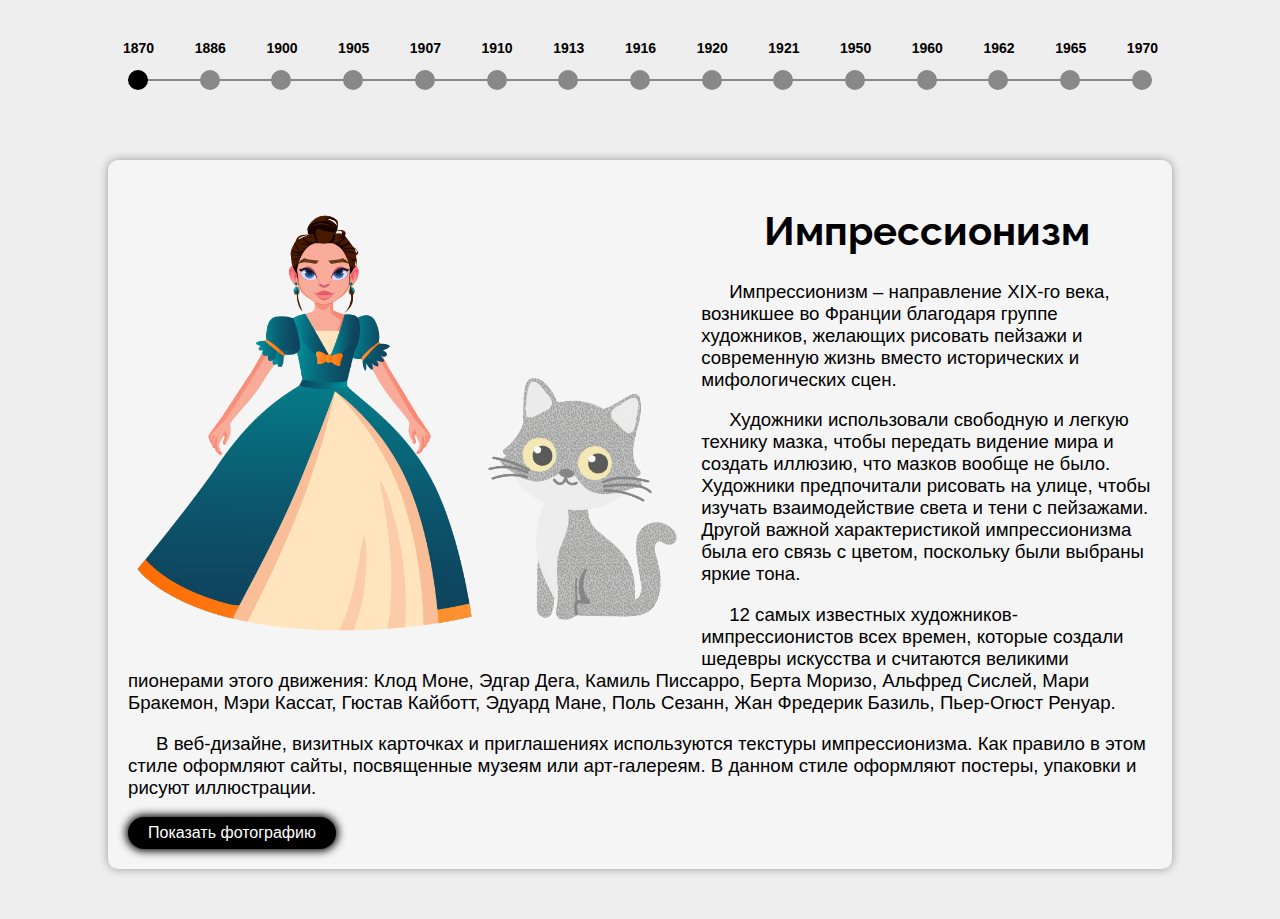
<file: index.html>
<!DOCTYPE html>
<html>
<head>
	<link rel="Icon" href="img\icon.png">
	<title>Сравнительная визуализация стилей в графическом дизайне</title>
	<meta charset="utf-8">
	<link rel="stylesheet" type="text/css" href="style.css">
	<link href="https://fonts.googleapis.com/css2?family=Raleway:wght@500&display=swap" rel="stylesheet"> </head>
<body>
	<div class="timeline">
		<div class="dot" id="event-1" data-year="1870"></div> <!-- data-атрибут для хранения года -->
		<div class="dot" id="event-2" data-year="1886"></div>
		<div class="dot" id="event-3" data-year="1900"></div>
		<div class="dot" id="event-4" data-year="1905"></div>
		<div class="dot" id="event-5" data-year="1907"></div>
		<div class="dot" id="event-6" data-year="1910"></div>
		<div class="dot" id="event-7" data-year="1913"></div>
		<div class="dot" id="event-8" data-year="1916"></div>
		<div class="dot" id="event-9" data-year="1920"></div>
		<div class="dot" id="event-10" data-year="1921"></div>
		<div class="dot" id="event-11" data-year="1950"></div>
		<div class="dot" id="event-12" data-year="1960"></div>
		<div class="dot" id="event-13" data-year="1962"></div>
		<div class="dot" id="event-14" data-year="1965"></div>
		<div class="dot" id="event-15" data-year="1970"></div>
	</div>
	<div class="events">
		<div class="event" id="event-1"> 
			<div class="image-container">
				<img src="img\impressionism.png" alt="Импрессионизм">
			</div>
			<h1>Импрессионизм</h1>
			<p>Импрессионизм – направление XIX-го века, возникшее во Франции благодаря группе художников, 
			желающих рисовать пейзажи и современную жизнь вместо исторических и мифологических сцен.</p>
			<p>Художники использовали свободную и легкую технику мазка, чтобы передать видение мира и создать иллюзию, что мазков вообще не было. 
			Художники предпочитали рисовать на улице, чтобы изучать взаимодействие света и тени с пейзажами. 
			Другой важной характеристикой импрессионизма была его связь с цветом, поскольку были выбраны яркие тона.</p>
			<p>12 самых известных художников-импрессионистов всех времен, которые создали шедевры искусства и считаются великими пионерами этого движения: 
			Клод Моне, Эдгар Дега, Камиль Писсарро, Берта Моризо, Альфред Сислей, Мари Бракемон, Мэри Кассат, Гюстав Кайботт, Эдуард Мане, Поль Сезанн, 
			Жан Фредерик Базиль, Пьер-Огюст Ренуар.</p>
			<p>В веб-дизайне, визитных карточках и приглашениях используются текстуры импрессионизма. Как правило в этом стиле оформляют сайты, посвященные музеям или арт-галереям.
			В данном стиле оформляют постеры, упаковки и рисуют иллюстрации.</p>
			<button class="button">Показать фотографию</button>
			<div class="overlay">
				<img src="img\collage1.jpg" alt="Импрессионизм">
			</div>
		</div>
		<div class="event" id="event-2">
			<div class="image-container">
				<img src="img\pointillism.png" alt="Пуантилизм">
			</div>
			<h1>Пуантилизм</h1>
			<p>Пуантилизм – это стиль, в котором крошечные цветные точки располагаются близко друг к другу на холсте для создания изображения. 
			Термин был впервые использован искусствоведом Феликсом Фенеоном в 1886 году для описания работ Жоржа Сера.</p>
			<p>В картинах пуантилистов цвета оптически смешиваются зрителем, который может мысленно создавать новые тоновые оттенки из точек несмешанных цветов на холсте. 
			При рассмотрении произведения искусства в целом, глаз воспринимает цветовую гамму, которой на самом деле физически не существует на картине.</p>
			<p>Вот некоторые художники пуантилизма: Жорж Сёра, Пол Синьяк, Камиль Писсарро, Шарль Ангран, Анри Эдмон Кросс, Максимилиан Люс, Теодор ванн Рейссельберге. 
			В своей живописи пользовались техникой пуантилизма: Винсент ван Гог, Пабло Пикассо, Джованни Сегантини.</p>
			<p>Многие дизайнеры используют точечный стиль пуантилизма, чтобы создавать яркие и запоминающиеся дизайны для своих клиентов. 
			Он используется для создания рекламных баннеров, плакатов, дизайнов упаковки и книжных иллюстраций.</p>
			<button class="button">Показать фотографию</button>
			<div class="overlay">
				<img src="img\collage2.jpg" alt="Пуантилизм">
			</div>
		</div>
		<div class="event" id="event-3">
			<div class="image-container">
				<img src="img\art_nouveau.png" alt="Ар-нуво">
			</div>
			<h1>Ар-нуво</h1>
			<p>Ар-нуво – художественное направление в искусстве, известное в Западной Европе и США примерно с 1890-го по 1920-й годы.</p>
			<p>Особенности ар-нуво: отказ от прямых линий в пользу природных, контрастные цветовые сочетания, обилие орнаментов и внимание к растительным мотивам. 
			Фигуры плоские, как на плакатах и витражах. Стиль дизайна причудлив, романтичен и высокотехничен.</p>
			<p>В сюжетах ар-нуво: женщина олицетворяет богиню, действия – словно декорация или застывшая театральная сцена, которые основаны на мифах и легендах, 
			романтических и загадочных историях и фантазиях. Второстепенные детали картин тоже имеют значение: узор из бутонов – символ новой жизни.</p>
			<p>Художники стиля ар-нуво: Густав Климт, Альфонс Муха, Обри Бердслей, Люсьен Леви-Дюрмэ, Фердинанд Ходлер, Ян Тороп, Франц фон Штук, Макс Курцвайль, Уильям Моррис, Морис Дени.</p>
			<p>Ар-нуво используется в графическом дизайне логотипов, афиш, плакатов, книжных обложек, упаковки и других типов графических продуктов.</p>
			<button class="button">Показать фотографию</button>
			<div class="overlay">
				<img src="img\collage3.jpg" alt="Ар-нуво">
			</div>
		</div>
		<div class="event" id="event-4">
			<div class="image-container">	
				<img src="img\expressionism.png" alt="Экспрессионизм">
			</div>
			<h1>Экспрессионизм</h1>
			<p>Экспрессионизм – художественное движение начала XX-го века. Экспрессионисты создавали произведения искусства, основанные на сильных внутренних эмоциях, 
			вызванных массовой урбанизацией и Первой мировой войной. Движение процветало с 1905-го по 1920-й годы.</p>
			<p>Развитие технологий и городской жизни вызвали у людей чувство изоляции и отстраненности от природы. 
			Художники выражали эти яркие эмоции с помощью усиленного использования цвета, зазубренных углов, уплощенных форм и сильно искаженных видов.</p>
			<p>Основной характеристикой экспрессионизма были закрученные и раскачивающиеся мазки кисти, которые выражали эмоциональное состояние художников.</p>
			<p>Художники, работавшие в экспрессионистском стиле: Эдвард Мунк, Эгон Шиле, Оскар Кокошка, Василий Кандинский, Франц Марк, Эрнст Людвиг Кирхнер, Винсент ван Гог и Анри Матисс.</p>
			<p>Экспрессионизм используется при создании логотипов, веб-дизайна, иллюстраций, упаковок, плакатов и обложек книг. 
			Музыканты часто используют визуальную драму экспрессионизма для обложек своих альбомов.</p>
			<button class="button">Показать фотографию</button>
			<div class="overlay">
				<img src="img\collage4.jpg" alt="Экспрессионизм">
			</div>
		</div>
		<div class="event" id="event-5">
			<div class="image-container">
				<img src="img\cubism.png" alt="Кубизм">
			</div>
			<h1>Кубизм</h1>
			<p>Кубизм – это художественное движение, возникшее в результате сотрудничества Пабло Пикассо и Жоржа Брака во Франции на рубеже XX-го века. 
			Опираясь на геометрическую абстракцию движения фовизма, кубизм нарушил многие правила традиционных западных художественных стилей. </p>
			<p>Получив свое название от латинского слова, обозначающего куб, кубизм разбивает изображения и объекты на фрагменты квадратов, конусов, сфер, 
			пирамид и других геометрических фигур. Это был радикальный отход от традиционных западных стилей живописи, так как он пытался изобразить несколько измерений пространства на двухмерном холсте. 
			Картины кубистов характеризуются, яркими цветами и перекрывающимися плоскостями, а позже и мультимедийными коллажами.</p>
			<p>Представители кубизма: Пабло Пикассо и Жорж Брак, а также Жан Метцингер, Альберт Глейз, Роберт Делоне, Анри Ле Фоконье, Хуан Грис и Фернан Леже.</p>
			<p>Стиль кубизма используется в логотипах, плакатах и иллюстрациях. Также на обложках музыкальных афиш и журналов кубизм трансформирует лица. 
			И в принципе этот стиль используется в рекламных продукциях.</p>
			<button class="button">Показать фотографию</button>
			<div class="overlay">
				<img src="img\collage5.jpg" alt="Кубизм">
			</div>
		</div>
		<div class="event" id="event-6">
			<div class="image-container">
				<img src="img\futurism.png" alt="Футуризм">
			</div>
			<h1>Футуризм</h1>
			<p>Футуризм – движение, которое развивалось в Италии в начале XX-го века. Оно акцентировало внимание на технологическом прогрессе и науке, превознося будущее и презирая аспекты классической древности.</p>
			<p>В футуризме используются необычные сочетания цветов и оттенков. В данных работах присутствует множество изогнутых линий, причудливая геометрия, переплетающаяся в узнаваемые формы, очертания, сюжеты.</p>
			<p>Футуризм как художественное движение можно определить по ключевым словам, например, скорость, движение, технология, действие, вызов, насилие, 
			страсть и современность. Художники воплощали эти идеи на холсте, используя различные формы и предметы. Футуристы вдохновлялись новыми разработками 
			в области передвижения и их мировоззрение отражалось в художественных принципах. Их работы оказали влияние на другие художественные течения.</p>
			<p>Кто является лучшими художниками футуризма? Умберто Боччони, Джакомо Балла, Карло Карра, Джино Северини, Александр Экстер. Это лучшие художники этого стиля искусства.</p>
			<p>Футуризм в графическом дизайне находит свое применение в различных областях, таких как реклама, упаковка, логотипы, арт-постеры, книжный дизайн и журнальные обложки.</p>
			<button class="button">Показать фотографию</button>
			<div class="overlay">
				<img src="img\collage6.jpg" alt="Футуризм">
			</div>
		</div>
		<div class="event" id="event-7">
			<div class="image-container">
				<img src="img\abstractionism.png" alt="Абстракционизм">
			</div>
			<h1>Абстракционизм</h1>
			<p>Абстрактное искусство – это направление в изобразительном искусстве, возникшее в начале XX-го века. 
			Одной из основных движущих идей абстракционизма является стремление отказаться от «реалистичности», то есть отказ от изображения любых объектов, которые окружают нас в реальной жизни.</p>
			<p>Рассматривая абстрактное искусство, можно увидеть, как различные формы и линии составляют композиции. Это были доминирующие визуальные инструменты, 
			используемые для создания абстрактных картин, которые видны в большинстве работ художников-абстракционистов. 
			Они по-разному использовались на холсте и часто располагались нелогично или эстетично.</p>
			<p>Известны многие художники, придерживающиеся абстракционизма, включая Василий Кандинский, Казимир Малевич, Пит Мондриан, Михаил Ларионов, Наталья Гончарова, Барнетт Ньюманн, Франтишек Купка, Александр Архипенко, Робер Делоне.</p>
			<p>Абстракционизм в графическом дизайне применяется в создании абстрактных композиций и паттернов. Он может быть использован в различных сферах дизайна, включая создание логотипов,
			упаковки продуктов, рекламных материалов, интерфейсов веб-сайтов и мобильных приложений.</p>
			<button class="button">Показать фотографию</button>
			<div class="overlay">
				<img src="img\collage7.jpg" alt="Абстракционизм">
			</div>
		</div>
		<div class="event" id="event-8">
			<div class="image-container">
				<img src="img\dadaism.png" alt="Дадаизм">
			</div>
			<h1>Дадаизм</h1>
			<p>Дадаизм – это художественное движение начала XX-го века, предшествовавшее сюрреализму и возникшее в ответ на ужасы Первой мировой войны. 
			Оно отвергло разум, рациональность, политику военного времени, буржуазную культуру и капиталистическую экономическую систему, 
			вместо этого отдав предпочтение хаосу и бессмыслице. Данное движение просуществовало с 1916-го по 1922-й год.</p>
			<p>Дадаизм использует случай и не следует плану или намерению. Это вызов существующему положению вещей и месту художника в творчестве. 
			Художники данного движения также оставляют загадки в каждом произведении, чтобы позволить множество интерпретаций.</p>
			<p>Характерными чертами дадаизма является отказ от традиционных форм и стилей, свободный подход к созданию произведений искусства. 
			В работах дадаистов присутствует использование коллажей, фотомонтажей, рисунков и других приемов.</p>
			<p>Представители дадаизма: Георг Гросс, Марсель Дюшан, Тристан Тцара, Марсель Янко, Франсис Пикабиа, Макс Эрнст, Курт Швиттерс, Жан Арп, Поль Элюар, Ман Рэй.</p>
			<p>Дадаизм может использоваться для создания нестандартных и непредсказуемых работ, которые передают эмоции и ассоциации. 
			Этот стиль может быть применен в различных областях графического дизайна, включая рекламу, книжный дизайн и дизайн упаковки.</p>
			<button class="button">Показать фотографию</button>
			<div class="overlay">
				<img src="img\collage8.jpg" alt="Дадаизм">
			</div>
		</div>
		<div class="event" id="event-9">
			<div class="image-container">
				<img src="img\art_deco.png" alt="Ар-деко">
			</div>
			<h1>Ар-деко</h1>
			<p>Ар-деко возник в 1910-е годах, но международного признания и стилистической зрелости достиг только в начале 1920-х годах. 
			Для многих ар-деко – это романтическое видение мира, который все еще обманывался обещаниями прогресса. Для других же это в равной мере и этика, и эстетика, а то и легкомыслие или еще хуже – безнравственность.</p>
			<p>Стиль ар-деко объединяет стремление к будущему, гламур, элегантность, акцент на функциональность и принятие смелых новых идей. 
			Ар-деко быстро стал синонимом богатства, шика, богемы. Цвета в стиле насыщенные и яркие, с использованием золота. Линии прямые, четкие и плавные. 
			Формы смелые, геометрические и симметричные с зигзагами и трапециевидными элементами. Это проиллюстрировано на примере приглашения.</p>
			<p>Самые яркие представители стиля Ар-деко: Тамара Лемпицка, Адольф Жан-Мари Мурон известный как А. М. Кассандр, Жан Дюпа, Рафаэль Делорм. Жан Габриэль Домерг, керамист Рене Бутхауд, скульптор Пол Маншип.</p>
			<p>Арт-деко используется для того, чтобы сайт или рекламные плакаты выделялись. Также для оформления упаковок, открыток, свадебных приглашений, логотипов,
			визитных карточек и продукций типографики. В основном данный стиль применяется чтобы сделать продукт роскошным и дорогим.</p>
			<button class="button">Показать фотографию</button>
			<div class="overlay">
				<img src="img\collage9.jpg" alt="Ар-деко">
			</div>
		</div>
		<div class="event" id="event-10">
			<div class="image-container">
				<img src="img\surrealism.png" alt="Сюрреализм">
			</div>
			<h1>Сюрреализм</h1>
			<p>Сюрреализм – это художественное движение, основанное Андре Бретоном в 1920-х годах. 
			Оно опиралось на психоанализ и позволяло своему бессознательному разуму занять центральное место, отображая свои сны и фантазии. 
			Использование техник позволяло передать замысел произведения и достичь своих целей.</p>
			<p>Сюрреалистическое искусство абстрактно и не ограничено определенным стилем, оно может принимать различные формы, включая искаженные изображения, пейзажи сновидений,
			символизм и коллаж, который позволяет комбинировать различные материалы и текстуры. Оно известно тем, что абсурдно и вызывает самые разные реакции.</p>
			<p>Выдающимися художниками-сюрреалистами являются Сальвадор Дали, Фрида Кало, Доротея Таннинг, Рене Магритт, Жоан Миро, Джорджо де Кирико, Макс Эрнст.</p>
			<p>В веб-дизайне сюрреализм заключается в свободном выражении идей. Логотипы сюрреализма характеризуются резко контрастирующей цветовой палитрой, 
			объединяющей необычные пары изображений в невозможную композицию. Кроме того, используется при создании иллюстраций, упаковок, плакатов, обложек альбомов и книг.</p>
			<button class="button">Показать фотографию</button>
			<div class="overlay">
				<img src="img\collage10.jpg" alt="Сюрреализм">
			</div>
		</div>
		<div class="event" id="event-11">
			<div class="image-container">
				<img src="img\pop_art.png" alt="Поп-арт">
			</div>
			<h1>Поп-арт</h1>
			<p>Поп-арт возник в 1950-х годах как новое художественное движение, вдохновленное массовой культурой и не признававшее стандарты современного искусства. 
			Оно было реакцией на абстрактный экспрессионизм и использовало фрагменты реальности через образы и комбинации повседневных предметов.</p>
			<p>Английский поп-художник Ричард Гамильтон в 1957 году перечислил характеристики поп-арта: «Поп-арт: популярный (рассчитанный на массовую аудиторию), 
			временный (краткосрочное решение), расходный (легко забываемый), недорогой, массовый, молодой (ориентированный на молодежь), остроумный, сексуальный, хитрый, гламурный, большой бизнес».</p>
			<p>Поп-арт характеризуется использованием массовой культуры и повседневных предметов в искусстве, привлекательной яркой графикой, простыми формами и четкими контурами, а также открытостью к коммерции и рекламе.</p>
			<p>Самый известные художники поп-арта: Энди Уорхол, Рой Лихтенштейн, Том Вессельман, Джаспер Джонс, Кит Харинг, Уэйн Тибо, Джефф Кунс, Яёи Кусама.</p>
			<p>Поп-арт часто используется в рекламе, включая рекламные баннеры, плакаты, журнальные обложки и рекламные видео. В этом стиле оформляют упаковки различных продукций, логотипы, комиксы и стикеры.</p>
			<button class="button">Показать фотографию</button>
			<div class="overlay">
				<img src="img\collage11.jpg" alt="Поп-арт">
			</div>
		</div>
		<div class="event" id="event-12">
			<div class="image-container">
				<img src="img\minimalism.png" alt="Минимализм">
			</div>
			<h1>Минимализм</h1>
			<p>Минимализм возник в 60-х годах XX века в Нью-Йорке среди ряда молодых художников, которые отходили от абстрактного экспрессионизма. 
			Художники стремились максимально упростить произведения, свести к минимуму количество деталей и элементов, но сохранить смысл картины. 
			Новое направление призывало зрителя не отвлекаться на лишние детали и самостоятельно погружаться в созерцание и восприятие объекта.</p>
			<p>Минималистичный дизайн – это простой стиль, с минимальным количеством элементов и единым стилям текстуры. 
			В основном используются монохромные цвета, геометрические фигуры в повторяющихся последовательностях и пустое пространство.
			Этот стиль обращает внимание на небольшое количество элементов.</p>
			<p>Самыми знаковыми художниками-минималистами являются Дональд Джадд, Ларри Белл, Эллсворт Келли, Фрэнк Стелла, Сол Левитт, Дэн Флавин и Агнес Мартин.</p>
			<p>Постоянная популярность минималистичного дизайна ощутима. Он используется во всех сферах дизайна, от брендинга и упаковки до редакционных материалов, 
			инфографики и цифровых технологий. Этот стиль обеспечивает чистые, стильные и легко читаемые результаты дизайна, которые легко адаптируются к любому формату. 
			В цифровую эпоху этот подход становится универсальным и эффективным для передачи информации, фирменного стиля и историй.</p>
			<button class="button">Показать фотографию</button>
			<div class="overlay">
				<img src="img\collage12.jpg" alt="Минимализм">
			</div>
		</div>
		<div class="event" id="event-13">
			<div class="image-container">
				<img src="img\op_art.png" alt="Оп-арт">
			</div>
			<h1>Оп-арт</h1>
			<p>Оптическое искусство или сокращённый вариант оп-арт – это художественное направление, возникшее в 1960-х годах.</p>
			<p>Элементы оп-арта тщательно подбираются для создания максимального эффекта. Линии и формы очень четкие, а ключевыми приемами являются перспектива и сопоставление цветов. 
			Отсутствие затенения при переходе цветов и смещение контрастных цветов помогают создать иллюзию движения, хотя произведения статичные и двумерные. 
			Создание произведений в этом стиле требует предусмотрительности.</p>
			<p>Представители оптического искусства: Виктор Вазарели, Бриджит Райли, Ричард Анускевич, Франсуа Морелле, Хесус Рафаэль Сото, Хулио Ле Парк, Джанни Коломбо, Питер Коглер.</p>
			<p>Оп-арт нашел широкое применение в интерактивном дизайне, а также в графическом дизайне, где используется для создания эффектных логотипов, рекламных баннеров и плакатов, упаковки продуктов и других элементов.</p>
			<button class="button">Показать фотографию</button>
			<div class="overlay">
				<img src="img\collage13.jpg" alt="Оп-арт">
			</div>
		</div>
		<div class="event" id="event-14">
			<div class="image-container">
				<img src="img\psychedelic_art.png" alt="Психоделическое искусство">
			</div>
			<h1>Психоделическое искусство</h1>
			<p>Психоделическое искусство, возникшее в середине 1960-х годов, создавало визуальные изображения, вдохновлённые психоделическими переживаниями или галлюцинациями, известными после приёма психоактивных препаратов.</p>
			<p>Большинство работ продолжало изображать яркую цветовую палитру, обычно состоящую из контрастных цветов, наряду с яркими надписями, разноцветными завитками и спиралями. 
			Сопоставление цветов стало основной характеристикой психоделического искусства, поскольку это привело к образованию других оптических иллюзий и несколько иллюзорных геометрических линий. 
			Помимо этого, важными характеристиками являются концентрические круги, повторения мотивов или символов и плотное заполнение пространства</p>
			<p>Психоделические художники: Пабло Амаринго, Крис Дайер, Бонни МакЛин, Уэс Уилсон, Виктор Москосо, Рик Гриффин.</p>
			<p>Психоделическое искусство используется для создания запоминающихся логотипов, рекламных баннеров и плакатов для продвижения продуктов, связанных с культурой и музыкой. 
			Оно также подходит для дизайна упаковки продуктов, привлекающих молодую аудиторию, и может использоваться в книжном иллюстрировании, комиксах, играх и приложениях.</p>
			<button class="button">Показать фотографию</button>
			<div class="overlay">
				<img src="img\collage14.jpg" alt="Психоделическое искусство">
			</div>
		</div>
		<div class="event" id="event-15">
			<div class="image-container">
				<img src="img\pixel_art.png" alt="Пиксельная графика">
			</div>
			<h1>Пиксельная графика</h1>
			<p>Пиксельная графика – это вид искусства, в котором мелкие детали составляют большую картину. Зародился в 1970-х годах во время бума компьютеров.</p>
			<p>Пиксель-арт можно описать как цифровое искусство, ограниченное заданной палитрой, где художник вынужден вручную размещать пиксель за пикселем с помощью программы для рисования. 
			Пиксельная графика породила новые художественные техники, где ограничение размера и цветов заставляет искать творческие решения.
			Чтобы сделать изображения более привлекательными, были созданы техники сглаживания и размытия.</p>
			<p>Лучшие художники в пиксель-арт: Valenberg, художник из Нюрнберга по имени Ральф, waneella, romaincourtois, 6VCR за этим ником скрывается Евгения Гончарова, 
			Густаво Визельнер, eBoy – это не один человек, а команда из трёх художников, таких как Штеффен Зауэртайг, Свенд Смиталь и Кай Фермер.</p>
			<p>Пиксельная графика широко применяется в создании компьютерных игр, веб-дизайне, анимации, иконок и логотипов. Она также используется для создания графических элементов для мобильных приложений, 
			а также в рекламе и маркетинге, включая создание баннеров, постеров и рекламных материалов для социальных сетей и интернет-магазинов.</p>
			<button class="button">Показать фотографию</button>
			<div class="overlay">
				<img src="img\collage15.jpg" alt="Пиксельная график">
			</div>
		</div>
	</div>
	<script src="script.js"></script>
</body>
</html>
</file>
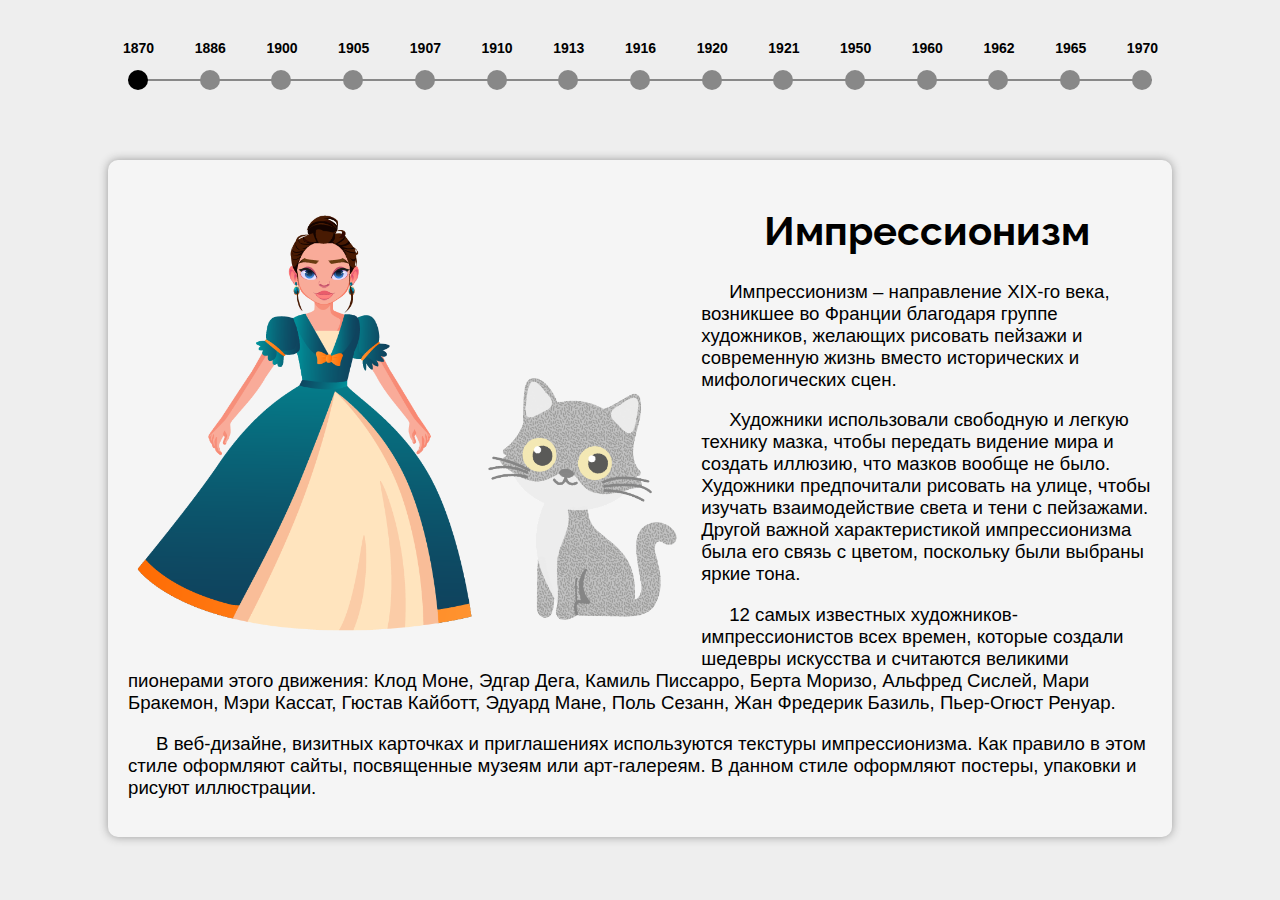
<file: main.html>
<!DOCTYPE html>
<html>
<head>
	<link rel="Icon" href="img\icon.png">
	<title>Сравнительная визуализация стилей в графическом дизайне</title>
	<meta charset="utf-8">
	<link rel="stylesheet" type="text/css" href="style.css">
	<link href="https://fonts.googleapis.com/css2?family=Raleway:wght@500&display=swap" rel="stylesheet"> </head>
<body>
	<div class="timeline">
		<div class="dot" id="event-1" data-year="1870"></div> <!-- data-атрибут для хранения года -->
		<div class="dot" id="event-2" data-year="1886"></div>
		<div class="dot" id="event-3" data-year="1900"></div>
		<div class="dot" id="event-4" data-year="1905"></div>
		<div class="dot" id="event-5" data-year="1907"></div>
		<div class="dot" id="event-6" data-year="1910"></div>
		<div class="dot" id="event-7" data-year="1913"></div>
		<div class="dot" id="event-8" data-year="1916"></div>
		<div class="dot" id="event-9" data-year="1920"></div>
		<div class="dot" id="event-10" data-year="1921"></div>
		<div class="dot" id="event-11" data-year="1950"></div>
		<div class="dot" id="event-12" data-year="1960"></div>
		<div class="dot" id="event-13" data-year="1962"></div>
		<div class="dot" id="event-14" data-year="1965"></div>
		<div class="dot" id="event-15" data-year="1970"></div>
	</div>
	<div class="events">
		<div class="event" id="event-1"> 
			<div class="image-container">
				<img src="img\impressionism.png" alt="Импрессионизм">
			</div>
			<h1>Импрессионизм</h1>
			<p>Импрессионизм – направление XIX-го века, возникшее во Франции благодаря группе художников, 
			желающих рисовать пейзажи и современную жизнь вместо исторических и мифологических сцен.</p>
			<p>Художники использовали свободную и легкую технику мазка, чтобы передать видение мира и создать иллюзию, что мазков вообще не было. 
			Художники предпочитали рисовать на улице, чтобы изучать взаимодействие света и тени с пейзажами. 
			Другой важной характеристикой импрессионизма была его связь с цветом, поскольку были выбраны яркие тона.</p>
			<p>12 самых известных художников-импрессионистов всех времен, которые создали шедевры искусства и считаются великими пионерами этого движения: 
			Клод Моне, Эдгар Дега, Камиль Писсарро, Берта Моризо, Альфред Сислей, Мари Бракемон, Мэри Кассат, Гюстав Кайботт, Эдуард Мане, Поль Сезанн, 
			Жан Фредерик Базиль, Пьер-Огюст Ренуар.</p>
			<p>В веб-дизайне, визитных карточках и приглашениях используются текстуры импрессионизма. Как правило в этом стиле оформляют сайты, посвященные музеям или арт-галереям.
			В данном стиле оформляют постеры, упаковки и рисуют иллюстрации.</p>
		</div>
		<div class="event" id="event-2">
			<div class="image-container">
				<img src="img\pointillism.png" alt="Пуантилизм">
			</div>
			<h1>Пуантилизм</h1>
			<p>Пуантилизм – это стиль, в котором крошечные цветные точки располагаются близко друг к другу на холсте для создания изображения. 
			Термин был впервые использован искусствоведом Феликсом Фенеоном в 1886 году для описания работ Жоржа Сера.</p>
			<p>В картинах пуантилистов цвета оптически смешиваются зрителем, который может мысленно создавать новые тоновые оттенки из точек несмешанных цветов на холсте. 
			При рассмотрении произведения искусства в целом, глаз воспринимает цветовую гамму, которой на самом деле физически не существует на картине.</p>
			<p>Вот некоторые художники пуантилизма: Жорж Сёра, Пол Синьяк, Камиль Писсарро, Шарль Ангран, Анри Эдмон Кросс, Максимилиан Люс, Теодор ванн Рейссельберге. 
			В своей живописи пользовались техникой пуантилизма: Винсент ван Гог, Пабло Пикассо, Джованни Сегантини.</p>
			<p>Многие дизайнеры используют точечный стиль пуантилизма, чтобы создавать яркие и запоминающиеся дизайны для своих клиентов. 
			Он используется для создания рекламных баннеров, плакатов, дизайнов упаковки и книжных иллюстраций.</p>
		</div>
		<div class="event" id="event-3">
			<div class="image-container">
				<img src="img\art_nouveau.png" alt="Ар-нуво">
			</div>
			<h1>Ар-нуво</h1>
			<p>Ар-нуво – художественное направление в искусстве, известное в Западной Европе и США примерно с 1890-го по 1920-й годы.</p>
			<p>Особенности ар-нуво: отказ от прямых линий в пользу природных, контрастные цветовые сочетания, обилие орнаментов и внимание к растительным мотивам. 
			Фигуры плоские, как на плакатах и витражах. Стиль дизайна причудлив, романтичен и высокотехничен.</p>
			<p>В сюжетах ар-нуво: женщина олицетворяет богиню, действия – словно декорация или застывшая театральная сцена, которые основаны на мифах и легендах, 
			романтических и загадочных историях и фантазиях. Второстепенные детали картин тоже имеют значение: узор из бутонов – символ новой жизни.</p>
			<p>Художники стиля ар-нуво: Густав Климт, Альфонс Муха, Обри Бердслей, Люсьен Леви-Дюрмэ, Фердинанд Ходлер, Ян Тороп, Франц фон Штук, Макс Курцвайль, Уильям Моррис, Морис Дени.</p>
			<p>Ар-нуво используется в графическом дизайне логотипов, афиш, плакатов, книжных обложек, упаковки и других типов графических продуктов.</p>
		</div>
		<div class="event" id="event-4">
			<div class="image-container">	
				<img src="img\expressionism.png" alt="Экспрессионизм">
			</div>
			<h1>Экспрессионизм</h1>
			<p>Экспрессионизм – художественное движение начала XX-го века. Экспрессионисты создавали произведения искусства, основанные на сильных внутренних эмоциях, 
			вызванных массовой урбанизацией и Первой мировой войной. Движение процветало с 1905-го по 1920-й годы.</p>
			<p>Развитие технологий и городской жизни вызвали у людей чувство изоляции и отстраненности от природы. 
			Художники выражали эти яркие эмоции с помощью усиленного использования цвета, зазубренных углов, уплощенных форм и сильно искаженных видов.</p>
			<p>Основной характеристикой экспрессионизма были закрученные и раскачивающиеся мазки кисти, которые выражали эмоциональное состояние художников.</p>
			<p>Художники, работавшие в экспрессионистском стиле: Эдвард Мунк, Эгон Шиле, Оскар Кокошка, Василий Кандинский, Франц Марк, Эрнст Людвиг Кирхнер, Винсент ван Гог и Анри Матисс.</p>
			<p>Экспрессионизм используется при создании логотипов, веб-дизайна, иллюстраций, упаковок, плакатов и обложек книг. 
			Музыканты часто используют визуальную драму экспрессионизма для обложек своих альбомов.</p>
		</div>
		<div class="event" id="event-5">
			<div class="image-container">
				<img src="img\cubism.png" alt="Кубизм">
			</div>
			<h1>Кубизм</h1>
			<p>Кубизм – это художественное движение, возникшее в результате сотрудничества Пабло Пикассо и Жоржа Брака во Франции на рубеже XX-го века. 
			Опираясь на геометрическую абстракцию движения фовизма, кубизм нарушил многие правила традиционных западных художественных стилей. </p>
			<p>Получив свое название от латинского слова, обозначающего куб, кубизм разбивает изображения и объекты на фрагменты квадратов, конусов, сфер, 
			пирамид и других геометрических фигур. Это был радикальный отход от традиционных западных стилей живописи, так как он пытался изобразить несколько измерений пространства на двухмерном холсте. 
			Картины кубистов характеризуются, яркими цветами и перекрывающимися плоскостями, а позже и мультимедийными коллажами.</p>
			<p>Представители кубизма: Пабло Пикассо и Жорж Брак, а также Жан Метцингер, Альберт Глейз, Роберт Делоне, Анри Ле Фоконье, Хуан Грис и Фернан Леже.</p>
			<p>Стиль кубизма используется в логотипах, плакатах и иллюстрациях. Также на обложках музыкальных афиш и журналов кубизм трансформирует лица. 
			И в принципе этот стиль используется в рекламных продукциях.</p>
		</div>
		<div class="event" id="event-6">
			<div class="image-container">
				<img src="img\futurism.png" alt="Футуризм">
			</div>
			<h1>Футуризм</h1>
			<p>Футуризм – движение, которое развивалось в Италии в начале XX-го века. Оно акцентировало внимание на технологическом прогрессе и науке, превознося будущее и презирая аспекты классической древности.</p>
			<p>В футуризме используются необычные сочетания цветов и оттенков. В данных работах присутствует множество изогнутых линий, причудливая геометрия, переплетающаяся в узнаваемые формы, очертания, сюжеты.</p>
			<p>Футуризм как художественное движение можно определить по ключевым словам, например, скорость, движение, технология, действие, вызов, насилие, 
			страсть и современность. Художники воплощали эти идеи на холсте, используя различные формы и предметы. Футуристы вдохновлялись новыми разработками 
			в области передвижения и их мировоззрение отражалось в художественных принципах. Их работы оказали влияние на другие художественные течения.</p>
			<p>Кто является лучшими художниками футуризма? Умберто Боччони, Джакомо Балла, Карло Карра, Джино Северини, Александр Экстер. Это лучшие художники этого стиля искусства.</p>
			<p>Футуризм в графическом дизайне находит свое применение в различных областях, таких как реклама, упаковка, логотипы, арт-постеры, книжный дизайн и журнальные обложки.</p>
		</div>
		<div class="event" id="event-7">
			<div class="image-container">
				<img src="img\abstractionism.png" alt="Абстракционизм">
			</div>
			<h1>Абстракционизм</h1>
			<p>Абстрактное искусство – это направление в изобразительном искусстве, возникшее в начале XX-го века. 
			Одной из основных движущих идей абстракционизма является стремление отказаться от «реалистичности», то есть отказ от изображения любых объектов, которые окружают нас в реальной жизни.</p>
			<p>Рассматривая абстрактное искусство, можно увидеть, как различные формы и линии составляют композиции. Это были доминирующие визуальные инструменты, 
			используемые для создания абстрактных картин, которые видны в большинстве работ художников-абстракционистов. 
			Они по-разному использовались на холсте и часто располагались нелогично или эстетично.</p>
			<p>Известны многие художники, придерживающиеся абстракционизма, включая Василий Кандинский, Казимир Малевич, Пит Мондриан, Михаил Ларионов, Наталья Гончарова, Барнетт Ньюманн, Франтишек Купка, Александр Архипенко, Робер Делоне.</p>
			<p>Абстракционизм в графическом дизайне применяется в создании абстрактных композиций и паттернов. Он может быть использован в различных сферах дизайна, включая создание логотипов,
			упаковки продуктов, рекламных материалов, интерфейсов веб-сайтов и мобильных приложений.</p>
		</div>
		<div class="event" id="event-8">
			<div class="image-containabstractionismer">
				<img src="img\dadaism.png" alt="Дадаизм">
			</div>
			<h1>Дадаизм</h1>
			<p>Дадаизм – это художественное движение начала XX-го века, предшествовавшее сюрреализму и возникшее в ответ на ужасы Первой мировой войны. 
			Оно отвергло разум, рациональность, политику военного времени, буржуазную культуру и капиталистическую экономическую систему, 
			вместо этого отдав предпочтение хаосу и бессмыслице. Данное движение просуществовало с 1916-го по 1922-й год.</p>
			<p>Дадаизм использует случай и не следует плану или намерению. Это вызов существующему положению вещей и месту художника в творчестве. 
			Художники данного движения также оставляют загадки в каждом произведении, чтобы позволить множество интерпретаций.</p>
			<p>Характерными чертами дадаизма является отказ от традиционных форм и стилей, свободный подход к созданию произведений искусства. 
			В работах дадаистов присутствует использование коллажей, фотомонтажей, рисунков и других приемов.</p>
			<p>Представители дадаизма: Георг Гросс, Марсель Дюшан, Тристан Тцара, Марсель Янко, Франсис Пикабиа, Макс Эрнст, Курт Швиттерс, Жан Арп, Поль Элюар, Ман Рэй.</p>
			<p>Дадаизм может использоваться для создания нестандартных и непредсказуемых работ, которые передают эмоции и ассоциации. 
			Этот стиль может быть применен в различных областях графического дизайна, включая рекламу, книжный дизайн и дизайн упаковки.</p>
		</div>
		<div class="event" id="event-9">
			<div class="image-container">
				<img src="img\art_deco.png" alt="Ар-деко">
			</div>
			<h1>Ар-деко</h1>
			<p>Ар-деко возник в 1910-е годах, но международного признания и стилистической зрелости достиг только в начале 1920-х годах. 
			Для многих ар-деко – это романтическое видение мира, который все еще обманывался обещаниями прогресса. Для других же это в равной мере и этика, и эстетика, а то и легкомыслие или еще хуже – безнравственность.</p>
			<p>Стиль ар-деко объединяет стремление к будущему, гламур, элегантность, акцент на функциональность и принятие смелых новых идей. 
			Ар-деко быстро стал синонимом богатства, шика, богемы. Цвета в стиле насыщенные и яркие, с использованием золота. Линии прямые, четкие и плавные. 
			Формы смелые, геометрические и симметричные с зигзагами и трапециевидными элементами. Это проиллюстрировано на примере приглашения.</p>
			<p>Самые яркие представители стиля Ар-деко: Тамара Лемпицка, Адольф Жан-Мари Мурон известный как А. М. Кассандр, Жан Дюпа, Рафаэль Делорм. Жан Габриэль Домерг, керамист Рене Бутхауд, скульптор Пол Маншип.</p>
			<p>Арт-деко используется для того, чтобы сайт или рекламные плакаты выделялись. Также для оформления упаковок, открыток, свадебных приглашений, логотипов,
			визитных карточек и продукций типографики. В основном данный стиль применяется чтобы сделать продукт роскошным и дорогим.</p>
		</div>
		<div class="event" id="event-10">
			<div class="image-container">
				<img src="img\surrealism.png" alt="Сюрреализм">
			</div>
			<h1>Сюрреализм</h1>
			<p>Сюрреализм – это художественное движение, основанное Андре Бретоном в 1920-х годах. 
			Оно опиралось на психоанализ и позволяло своему бессознательному разуму занять центральное место, отображая свои сны и фантазии. 
			Использование техник позволяло передать замысел произведения и достичь своих целей.</p>
			<p>Сюрреалистическое искусство абстрактно и не ограничено определенным стилем, оно может принимать различные формы, включая искаженные изображения, пейзажи сновидений,
			символизм и коллаж, который позволяет комбинировать различные материалы и текстуры. Оно известно тем, что абсурдно и вызывает самые разные реакции.</p>
			<p>Выдающимися художниками-сюрреалистами являются Сальвадор Дали, Фрида Кало, Доротея Таннинг, Рене Магритт, Жоан Миро, Джорджо де Кирико, Макс Эрнст.</p>
			<p>В веб-дизайне сюрреализм заключается в свободном выражении идей. Логотипы сюрреализма характеризуются резко контрастирующей цветовой палитрой, 
			объединяющей необычные пары изображений в невозможную композицию. Кроме того, используется при создании иллюстраций, упаковок, плакатов, обложек альбомов и книг.</p>
		</div>
		<div class="event" id="event-11">
			<div class="image-container">
				<img src="img\pop_art.png" alt="Поп-арт">
			</div>
			<h1>Поп-арт</h1>
			<p>Поп-арт возник в 1950-х годах как новое художественное движение, вдохновленное массовой культурой и не признававшее стандарты современного искусства. 
			Оно было реакцией на абстрактный экспрессионизм и использовало фрагменты реальности через образы и комбинации повседневных предметов.</p>
			<p>Английский поп-художник Ричард Гамильтон в 1957 году перечислил характеристики поп-арта: «Поп-арт: популярный (рассчитанный на массовую аудиторию), 
			временный (краткосрочное решение), расходный (легко забываемый), недорогой, массовый, молодой (ориентированный на молодежь), остроумный, сексуальный, хитрый, гламурный, большой бизнес».</p>
			<p>Поп-арт характеризуется использованием массовой культуры и повседневных предметов в искусстве, привлекательной яркой графикой, простыми формами и четкими контурами, а также открытостью к коммерции и рекламе.</p>
			<p>Самый известные художники поп-арта: Энди Уорхол, Рой Лихтенштейн, Том Вессельман, Джаспер Джонс, Кит Харинг, Уэйн Тибо, Джефф Кунс, Яёи Кусама.</p>
			<p>Поп-арт часто используется в рекламе, включая рекламные баннеры, плакаты, журнальные обложки и рекламные видео. В этом стиле оформляют упаковки различных продукций, логотипы, комиксы и стикеры.</p>
		</div>
		<div class="event" id="event-12">
			<div class="image-container">
				<img src="img\minimalism.png" alt="Минимализм">
			</div>
			<h1>Минимализм</h1>
			<p>Минимализм возник в 60-х годах XX века в Нью-Йорке среди ряда молодых художников, которые отходили от абстрактного экспрессионизма. 
			Художники стремились максимально упростить произведения, свести к минимуму количество деталей и элементов, но сохранить смысл картины. 
			Новое направление призывало зрителя не отвлекаться на лишние детали и самостоятельно погружаться в созерцание и восприятие объекта.</p>
			<p>Минималистичный дизайн – это простой стиль, с минимальным количеством элементов и единым стилям текстуры. 
			В основном используются монохромные цвета, геометрические фигуры в повторяющихся последовательностях и пустое пространство.
			Этот стиль обращает внимание на небольшое количество элементов.</p>
			<p>Самыми знаковыми художниками-минималистами являются Дональд Джадд, Ларри Белл, Эллсворт Келли, Фрэнк Стелла, Сол Левитт, Дэн Флавин и Агнес Мартин.</p>
			<p>Постоянная популярность минималистичного дизайна ощутима. Он используется во всех сферах дизайна, от брендинга и упаковки до редакционных материалов, 
			инфографики и цифровых технологий. Этот стиль обеспечивает чистые, стильные и легко читаемые результаты дизайна, которые легко адаптируются к любому формату. 
			В цифровую эпоху этот подход становится универсальным и эффективным для передачи информации, фирменного стиля и историй.</p>
		</div>
		<div class="event" id="event-13">
			<div class="image-container">
				<img src="img\op_art.png" alt="Оп-арт">
			</div>
			<h1>Оп-арт</h1>
			<p>Оптическое искусство или сокращённый вариант оп-арт – это художественное направление, возникшее в 1960-х годах.</p>
			<p>Элементы оп-арта тщательно подбираются для создания максимального эффекта. Линии и формы очень четкие, а ключевыми приемами являются перспектива и сопоставление цветов. 
			Отсутствие затенения при переходе цветов и смещение контрастных цветов помогают создать иллюзию движения, хотя произведения статичные и двумерные. 
			Создание произведений в этом стиле требует предусмотрительности.</p>
			<p>Представители оптического искусства: Виктор Вазарели, Бриджит Райли, Ричард Анускевич, Франсуа Морелле, Хесус Рафаэль Сото, Хулио Ле Парк, Джанни Коломбо, Питер Коглер.</p>
			<p>Оп-арт нашел широкое применение в интерактивном дизайне, а также в графическом дизайне, где используется для создания эффектных логотипов, рекламных баннеров и плакатов, упаковки продуктов и других элементов.</p>
		</div>
		<div class="event" id="event-14">
			<div class="image-container">
				<img src="img\psychedelic_art.png" alt="Психоделическое искусство">
			</div>
			<h1>Психоделическое искусство</h1>
			<p>Психоделическое искусство, возникшее в середине 1960-х годов, создавало визуальные изображения, вдохновлённые психоделическими переживаниями или галлюцинациями, известными после приёма психоактивных препаратов.</p>
			<p>Большинство работ продолжало изображать яркую цветовую палитру, обычно состоящую из контрастных цветов, наряду с яркими надписями, разноцветными завитками и спиралями. 
			Сопоставление цветов стало основной характеристикой психоделического искусства, поскольку это привело к образованию других оптических иллюзий и несколько иллюзорных геометрических линий. 
			Помимо этого, важными характеристиками являются концентрические круги, повторения мотивов или символов и плотное заполнение пространства</p>
			<p>Психоделические художники: Пабло Амаринго, Крис Дайер, Бонни МакЛин, Уэс Уилсон, Виктор Москосо, Рик Гриффин.</p>
			<p>Психоделическое искусство используется для создания запоминающихся логотипов, рекламных баннеров и плакатов для продвижения продуктов, связанных с культурой и музыкой. 
			Оно также подходит для дизайна упаковки продуктов, привлекающих молодую аудиторию, и может использоваться в книжном иллюстрировании, комиксах, играх и приложениях.</p>
		</div>
		<div class="event" id="event-15">
			<div class="image-container">
				<img src="img\pixel_art.png" alt="Пиксельная графика">
			</div>
			<h1>Пиксельная графика</h1>
			<p>Пиксельная графика – это вид искусства, в котором мелкие детали составляют большую картину. Зародился в 1970-х годах во время бума компьютеров.</p>
			<p>Пиксель-арт можно описать как цифровое искусство, ограниченное заданной палитрой, где художник вынужден вручную размещать пиксель за пикселем с помощью программы для рисования. 
			Пиксельная графика породила новые художественные техники, где ограничение размера и цветов заставляет искать творческие решения.
			Чтобы сделать изображения более привлекательными, были созданы техники сглаживания и размытия.</p>
			<p>Лучшие художники в пиксель-арт: Valenberg, художник из Нюрнберга по имени Ральф, waneella, romaincourtois, 6VCR за этим ником скрывается Евгения Гончарова, 
			Густаво Визельнер, eBoy – это не один человек, а команда из трёх художников, таких как Штеффен Зауэртайг, Свенд Смиталь и Кай Фермер.</p>
			<p>Пиксельная графика широко применяется в создании компьютерных игр, веб-дизайне, анимации, иконок и логотипов. Она также используется для создания графических элементов для мобильных приложений, 
			а также в рекламе и маркетинге, включая создание баннеров, постеров и рекламных материалов для социальных сетей и интернет-магазинов.</p>
		</div>
	</div>
	
	<script src="script.js"></script>
</body>
</html>
</file>
<file: style.css>
html,
body {
	position: relative;
	height: 100%;
	overflow: auto;
	background: #eee;
}

body {
	margin: 0;
	padding: 0;
	font-family: Helvetica, Arial, sans-serif;
	font-size: 14pt;
}

.timeline {
	position: relative;
	display: flex;
	justify-content: space-between;
	align-items: center;
	width: 80%;
	height: 80px;
	margin: 40px auto;
}

.timeline::before {
	content: "";
	position: absolute;
	top: 50%;
	left: 0;
	transform: translateY(-50%);
	width: 100%;
	height: 2px;
	background-color: #888;
}

.dot {
	position: relative;
	width: 20px;
	height: 20px;
	border-radius: 50%;
	background-color: #888;
	cursor: pointer;
	transition: transform 0.3s ease-in-out;
}

.dot:hover {
	transform: scale(1.3);
	box-shadow: 0px 0px 8px 2px #310062;
}

.dot::before {
	content: attr(data-year);
	position: absolute;
	top: -30px;
	left: -5px;
	font-size: 14px;
	font-weight: bold;
	color: #000000;  
}

.dot.active {
	background-color: #000000;
}

.events {
	display: flex;
	flex-direction: column;
	align-items: center;
	margin-bottom: 50px;
}

.event {
	display: none;
	width: 80%;
	height: auto;
	padding: 20px;
	background-color: #f5f5f5;
	border-radius: 10px;
	box-shadow: 0px 0px 10px #999;
}

.event.active {
	display: block;
}

.image-container {
	position: relative;
	cursor: pointer;
}

.image-container img {
	float: left;  
	width: 55%;
	margin-right: 10px;
	margin-bottom: 10px;
	transition: transform 0.3s ease-in-out;
}

.image-container:hover img {
	transform: scale(1.2);
}

h1 {
	font-family: 'Raleway', sans-serif;
	font-size: 30pt;
	text-align: center;
}

p {
	text-align: left;
	text-indent: 1.5em;
}

.active-dot {
	background-color: #000000;
}

.button {
	display: inline-block;
	padding: 7px 20px;
	font-size: 16px;
	text-align: center;
	text-decoration: none;
	color: white;
	background-color: black;
	border: 0;
	border-radius: 100px;
	box-shadow: 0px 0px 8px 2px black;
	cursor: pointer;
    	transition: all 250ms;
}

.button:hover {
	transform: scale(1.05) rotate(-1deg);
}

.overlay {
    position: fixed; 
    top: 0; 
    left: 0;
    z-index: 999;
    display: none; 
    width: 100%; 
    height: 100%; 
    background-color: rgba(0,0,0,0.9);
}

.overlay img {
    position: absolute;
    top: 50%;
    left: 50%;
    max-width: 90%;
    max-height: 90%;
    transform: translate(-50%, -50%);
}
</file>
